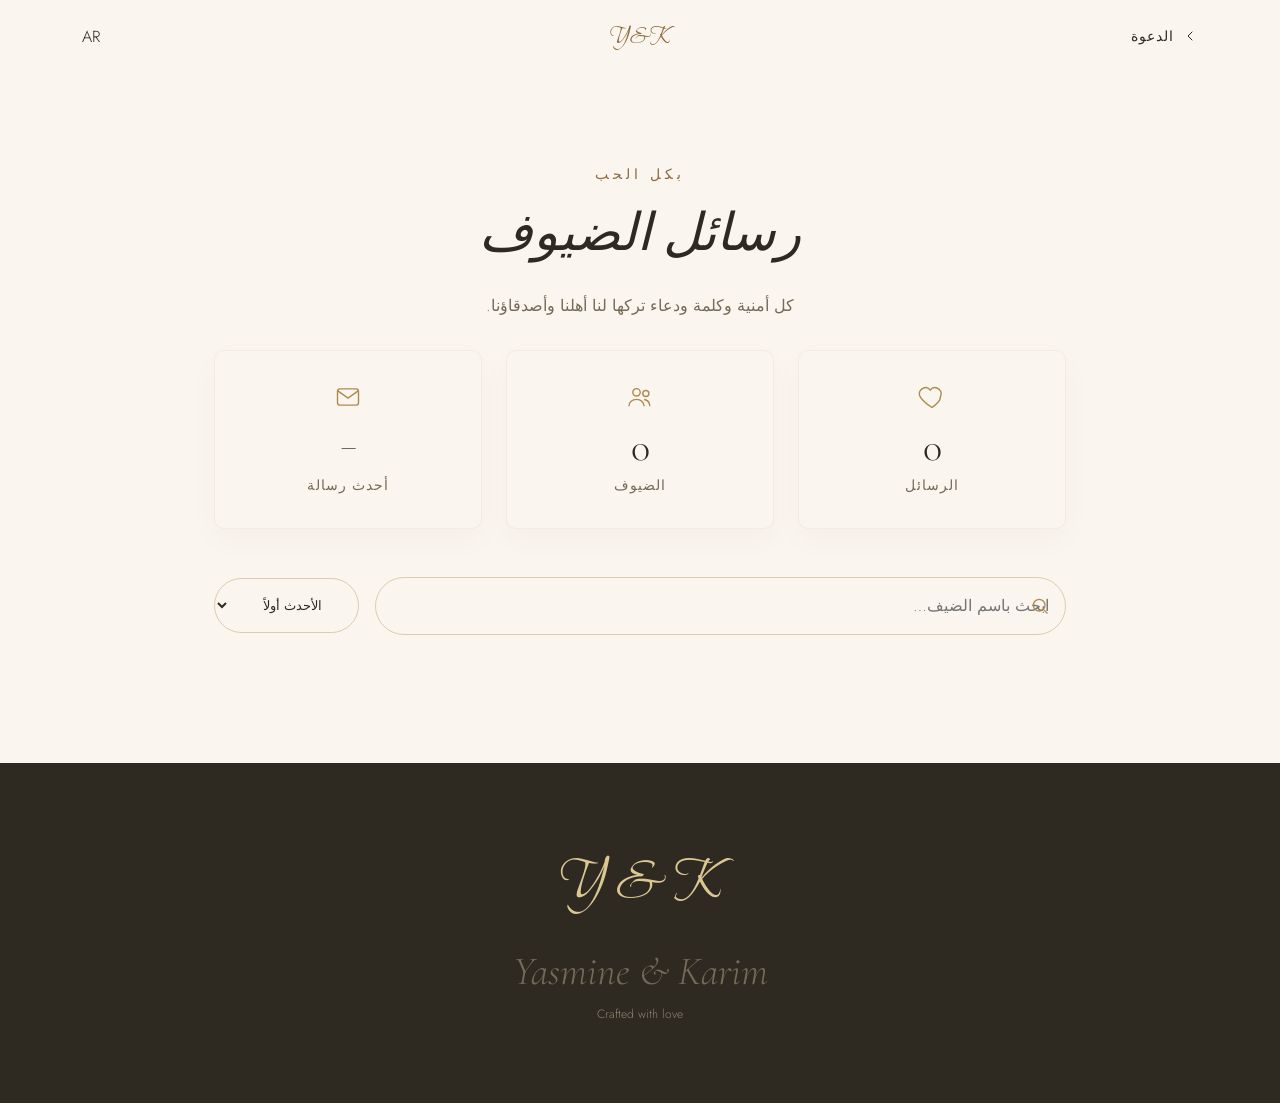
<file: message.html>
<!DOCTYPE html>
<html lang="ar" dir="rtl">
<head>
<meta charset="UTF-8">
<meta name="viewport" content="width=device-width, initial-scale=1.0, viewport-fit=cover">
<title>رسائل الضيوف — ياسمين وكريم</title>
<meta name="description" content="Sweet notes and well-wishes from family and friends.">
<meta name="theme-color" content="#AD8A4E">
<link rel="icon" type="image/svg+xml" href="data:image/svg+xml,<svg xmlns='http://www.w3.org/2000/svg' viewBox='0 0 32 32'><text y='26' font-size='26'>💍</text></svg>">
<link rel="preconnect" href="https://fonts.googleapis.com">
<link rel="preconnect" href="https://fonts.gstatic.com" crossorigin>
<link href="https://fonts.googleapis.com/css2?family=Italiana&family=Cormorant+Garamond:ital,wght@0,400;0,500;0,600;0,700;1,500&family=Beau+Rivage&family=Jost:wght@300;400;500;600&family=Noto+Naskh+Arabic:wght@400;500;600;700&display=swap" rel="stylesheet">
<link rel="stylesheet" href="style.css">
</head>
<body>

<header class="site-nav" id="site-nav">
  <div class="nav-inner" style="justify-content:center;position:relative;">
    <a href="index.html" class="nav-monogram" aria-label="Back to home" style="color:var(--accent-deep);">Y&amp;K</a>
    <a href="index.html" id="back-link" style="position:absolute;inset-inline-start:2rem;display:flex;align-items:center;gap:0.5rem;text-decoration:none;color:var(--text-main);font-size:0.85rem;letter-spacing:1px;text-transform:uppercase;">
      <svg viewBox="0 0 24 24" width="16" height="16" aria-hidden="true"><path d="M15 6l-6 6 6 6" fill="none" stroke="currentColor" stroke-width="1.5" stroke-linecap="round" stroke-linejoin="round"/></svg>
      <span data-i18n="msg-back">الدعوة</span>
    </a>
    <button id="lang-toggle" class="lang-toggle" aria-label="Switch Language" style="position:absolute;inset-inline-end:2rem;">AR</button>
  </div>
</header>

<main id="main" style="padding-top:100px;">

  <!-- Banner -->
  <section class="container" style="text-align:center;padding:4rem 1rem 2rem;">
    <p class="eyebrow" data-i18n="msg-eyebrow">بكل الحب</p>
    <h1 class="section-title" data-i18n="msg-title">رسائل الضيوف</h1>
    <p data-i18n="msg-desc">كل أمنية وكلمة ودعاء تركها لنا أهلنا وأصدقاؤنا.</p>
  </section>

  <!-- Stats Grid -->
  <section class="container" style="max-width:900px;display:grid;grid-template-columns:repeat(auto-fit,minmax(250px,1fr));gap:1.5rem;margin-bottom:3rem;">

    <div class="stat-card" style="background:var(--bg-ivory,#FAF6EF);padding:2rem;border-radius:var(--radius-md,12px);text-align:center;box-shadow:0 10px 30px rgba(0,0,0,0.03);border:1px solid rgba(173,138,78,0.1);">
      <svg viewBox="0 0 24 24" width="28" height="28" style="color:var(--accent);margin:0 auto 1rem;display:block;" fill="none" stroke="currentColor" stroke-width="1.2"><path d="M12 21s-7.5-4.7-10.2-9.3C.3 8.8 1.6 5 5.3 4.1c2-.5 4 .3 5.2 2 1.2-1.7 3.2-2.5 5.2-2 3.7.9 5 4.7 3.5 7.6C19.5 16.3 12 21 12 21z"/></svg>
      <div id="stat-total-messages" style="font-size:2.5rem;font-family:var(--font-heading);color:var(--text-main);line-height:1;">0</div>
      <div style="font-size:0.85rem;letter-spacing:1px;text-transform:uppercase;color:var(--text-soft);margin-top:0.5rem;" data-i18n="msg-stat-messages">الرسائل</div>
    </div>

    <div class="stat-card" style="background:var(--bg-ivory,#FAF6EF);padding:2rem;border-radius:var(--radius-md,12px);text-align:center;box-shadow:0 10px 30px rgba(0,0,0,0.03);border:1px solid rgba(173,138,78,0.1);">
      <svg viewBox="0 0 24 24" width="28" height="28" style="color:var(--accent);margin:0 auto 1rem;display:block;" fill="none" stroke="currentColor" stroke-width="1.2"><circle cx="9" cy="8" r="3.2"/><path d="M2.5 20c0-3.6 2.9-6 6.5-6s6.5 2.4 6.5 6"/><circle cx="17" cy="9" r="2.6"/><path d="M15.5 14.2c2.8.4 4.9 2.4 4.9 5.8"/></svg>
      <div id="stat-total-guests" style="font-size:2.5rem;font-family:var(--font-heading);color:var(--text-main);line-height:1;">0</div>
      <div style="font-size:0.85rem;letter-spacing:1px;text-transform:uppercase;color:var(--text-soft);margin-top:0.5rem;" data-i18n="msg-stat-guests">الضيوف</div>
    </div>

    <div class="stat-card" style="background:var(--bg-ivory,#FAF6EF);padding:2rem;border-radius:var(--radius-md,12px);text-align:center;box-shadow:0 10px 30px rgba(0,0,0,0.03);border:1px solid rgba(173,138,78,0.1);">
      <svg viewBox="0 0 24 24" width="28" height="28" style="color:var(--accent);margin:0 auto 1rem;display:block;" fill="none" stroke="currentColor" stroke-width="1.2"><rect x="3" y="5" width="18" height="14" rx="2"/><path d="M3 6.5l9 6.5 9-6.5"/></svg>
      <div id="stat-latest-message" style="font-size:1.15rem;font-family:var(--font-heading);color:var(--text-main);line-height:1.4;min-height:2.5rem;display:flex;align-items:center;justify-content:center;">—</div>
      <div style="font-size:0.85rem;letter-spacing:1px;text-transform:uppercase;color:var(--text-soft);margin-top:0.5rem;" data-i18n="msg-stat-latest">أحدث رسالة</div>
    </div>

  </section>

  <!-- Search & Sort -->
  <section class="container" style="max-width:900px;display:flex;flex-wrap:wrap;gap:1rem;align-items:center;margin-bottom:3rem;">
    <div style="flex:1;position:relative;min-width:250px;">
      <svg viewBox="0 0 24 24" width="20" height="20" id="search-icon" style="position:absolute;inset-inline-start:1rem;top:50%;transform:translateY(-50%);color:var(--accent);" fill="none" stroke="currentColor" stroke-width="1.5"><circle cx="11" cy="11" r="7"/><path d="M21 21l-4.3-4.3"/></svg>
      <input
        type="text"
        id="msg-search"
        data-i18n-placeholder="msg-search-placeholder"
        placeholder="ابحث باسم الضيف…"
        style="width:100%;padding:1rem 1rem 1rem 3rem;border-radius:50px;border:1px solid rgba(173,138,78,0.4);background:transparent;font-family:var(--font-body);color:var(--text-main);outline:none;"
      >
    </div>
    <select id="msg-sort" style="padding:1rem 2rem;border-radius:50px;border:1px solid rgba(173,138,78,0.4);background:transparent;font-family:var(--font-body);color:var(--text-main);outline:none;cursor:pointer;">
      <option value="newest" data-i18n="msg-sort-newest">الأحدث أولاً</option>
      <option value="oldest" data-i18n="msg-sort-oldest">الأقدم أولاً</option>
    </select>
  </section>

  <!-- Messages Grid -->
  <section class="container" style="max-width:1100px;padding-bottom:5rem;">
    <div id="messages-grid" style="display:grid;grid-template-columns:repeat(auto-fill,minmax(300px,1fr));gap:2rem;"></div>
  </section>

</main>

<!-- FOOTER -->
<footer class="site-footer">
  <div class="container footer-inner">
    <div class="footer-monogram">Y &amp; K</div>
    <p class="footer-names">Yasmine &amp; Karim</p>
    <p class="footer-credit"><span data-i18n="footer-credit">Crafted with love</span></p>
  </div>
</footer>

<button class="back-to-top" id="back-to-top" aria-label="Back to top">
  <svg viewBox="0 0 24 24" aria-hidden="true"><path d="M12 19V5M5 12l7-7 7 7" fill="none" stroke="currentColor" stroke-width="1.5" stroke-linecap="round" stroke-linejoin="round"/></svg>
</button>

<script src="script.js"></script>
</body>
</html>
</file>
<file: style.css>
/* =========================================================================
   DESIGN TOKENS
   This is the single source of visual truth for the site. The --accent
   tokens are overridden at runtime from config.js (weddingData.colors),
   so re-theming the entire site is a two-value change, not a CSS rewrite.
   ========================================================================= */

:root {
  /* ---- Palette -------------------------------------------------------- */
  --color-ivory: #FAF6EF;
  --color-champagne: #EFE1C1;
  --color-beige: #E3D4B4;
  --color-charcoal: #2E2A22;
  --color-charcoal-soft: #746A57;
  --color-white: #FFFFFF;
  --color-blush: #B4786C;

  --color-gold: #AD8A4E;
  --color-gold-deep: #8A6A38;
  --color-gold-light: #DCC793;

  /* Configurable accent — reassigned by JS from weddingData.colors */
  --accent: var(--color-gold);
  --accent-deep: var(--color-gold-deep);
  --accent-light: var(--color-gold-light);

  --bg-base: var(--color-ivory);
  --bg-alt: var(--color-champagne);
  --text-main: var(--color-charcoal);
  --text-soft: var(--color-charcoal-soft);

  /* ---- Typography ------------------------------------------------------
     eyebrow  = Italiana, wide-tracked small caps labels
     heading  = Cormorant Garamond, editorial serif for titles
     script   = Beau Rivage, calligraphy for names & signature marks
     body     = Jost, geometric sans for UI + reading text
  ------------------------------------------------------------------------- */
  --font-eyebrow: 'Italiana', 'Cormorant Garamond', serif;
  --font-heading: 'Cormorant Garamond', 'Georgia', serif;
  --font-script: 'Beau Rivage', 'Brush Script MT', cursive;
  --font-body: 'Jost', -apple-system, BlinkMacSystemFont, 'Segoe UI', sans-serif;

  --fs-xs: 0.75rem;
  --fs-sm: 0.875rem;
  --fs-base: 1rem;
  --fs-md: 1.125rem;
  --fs-lg: 1.375rem;
  --fs-xl: clamp(1.75rem, 1.4rem + 1.5vw, 2.5rem);
  --fs-2xl: clamp(2.25rem, 1.7rem + 2.4vw, 3.25rem);
  --fs-hero-name: clamp(2.8rem, 2rem + 4.5vw, 6rem);
  --fs-hero-amp: clamp(2.6rem, 1.9rem + 4vw, 5.5rem);

  --ls-eyebrow: 0.28em;
  --lh-tight: 1.1;
  --lh-normal: 1.5;
  --lh-loose: 1.8;

  /* ---- Spacing (mobile-first scale) ------------------------------------ */
  --space-3xs: 0.25rem;
  --space-2xs: 0.5rem;
  --space-xs: 0.75rem;
  --space-sm: 1.25rem;
  --space-md: 2rem;
  --space-lg: 3.5rem;
  --space-xl: 5rem;
  --space-2xl: 7rem;

  --section-pad-y: clamp(4rem, 3rem + 4vw, 8rem);
  --container-width: 1180px;
  --container-pad: 1.5rem;

  /* ---- Radii & shadow --------------------------------------------------- */
  --radius-sm: 3px;
  --radius-md: 10px;
  --radius-lg: 28px;
  --radius-pill: 999px;

  --shadow-soft: 0 10px 40px -10px rgba(46, 42, 34, 0.18);
  --shadow-elevated: 0 25px 70px -15px rgba(46, 42, 34, 0.28);
  --shadow-inset-hairline: inset 0 0 0 1px rgba(173, 138, 78, 0.35);

  /* ---- Motion ------------------------------------------------------------
     One shared luxury ease curve keeps every transition feeling like the
     same hand drew it — slow settle, no bounce.
  ------------------------------------------------------------------------- */
  --ease-luxury: cubic-bezier(0.65, 0, 0.35, 1);
  --ease-out-soft: cubic-bezier(0.16, 1, 0.3, 1);

  --dur-fast: 0.3s;
  --dur-medium: 0.6s;
  --dur-slow: 1.1s;

  --z-nav: 100;
  --z-drawer: 110;
  --z-player: 90;
  --z-lightbox: 200;
  --z-preloader: 300;
}

/* Respect reduced motion at the token level: collapse durations so any
   animation that references these variables becomes near-instant instead
   of needing to be special-cased everywhere it's used. */
@media (prefers-reduced-motion: reduce) {
  :root {
    --dur-fast: 0.01s;
    --dur-medium: 0.01s;
    --dur-slow: 0.01s;
  }
}

/* =========================================================================
   RESET
   ========================================================================= */
*, *::before, *::after { box-sizing: border-box; }
* { margin: 0; padding: 0; }

html {
  -webkit-text-size-adjust: 100%;
  scroll-behavior: smooth;
  scroll-padding-top: 88px;
}

body {
  font-family: var(--font-body);
  font-weight: 300;
  font-size: var(--fs-base);
  line-height: var(--lh-normal);
  color: var(--text-main);
  background: var(--bg-base);
  -webkit-font-smoothing: antialiased;
  -moz-osx-font-smoothing: grayscale;
  overflow-x: hidden;
}

img, svg { display: block; max-width: 100%; }
button { font: inherit; color: inherit; background: none; border: none; cursor: pointer; }
a { color: inherit; text-decoration: none; }
input, textarea { font: inherit; color: inherit; background: none; }
ul, ol { list-style: none; }

/* Preloader engaged: freeze the page beneath it */
body.is-loading { overflow: hidden; height: 100vh; }

::selection { background: var(--accent); color: var(--color-white); }

:focus-visible {
  outline: 2px solid var(--accent);
  outline-offset: 3px;
  border-radius: 2px;
}

/* =========================================================================
   TYPOGRAPHY
   ========================================================================= */
h1, h2, h3, h4 {
  font-family: var(--font-heading);
  font-weight: 500;
  line-height: var(--lh-tight);
  color: var(--text-main);
}

.eyebrow {
  display: block;
  font-family: var(--font-eyebrow);
  font-size: var(--fs-sm);
  letter-spacing: var(--ls-eyebrow);
  text-transform: uppercase;
  color: var(--accent-deep);
  margin-bottom: var(--space-sm);
}

.section-title {
  font-size: var(--fs-2xl);
  font-style: italic;
  font-weight: 500;
  margin-bottom: var(--space-md);
}

p { color: var(--text-soft); }

/* =========================================================================
   LAYOUT UTILITIES
   ========================================================================= */
.container {
  width: 100%;
  max-width: var(--container-width);
  margin-inline: auto;
  padding-inline: var(--container-pad);
}

.skip-link {
  position: absolute;
  top: -100px;
  left: var(--space-sm);
  z-index: 1000;
  background: var(--color-charcoal);
  color: var(--color-white);
  padding: var(--space-xs) var(--space-sm);
  border-radius: var(--radius-sm);
  transition: top var(--dur-fast) var(--ease-luxury);
}
.skip-link:focus { top: var(--space-sm); }

.sr-only {
  position: absolute;
  width: 1px; height: 1px;
  overflow: hidden;
  clip: rect(0 0 0 0);
  white-space: nowrap;
}
.sr-live { position: fixed; width: 1px; height: 1px; overflow: hidden; clip: rect(0 0 0 0); }

/* =========================================================================
   BUTTONS
   ========================================================================= */
.btn {
  position: relative;
  display: inline-flex;
  align-items: center;
  justify-content: center;
  gap: var(--space-2xs);
  padding: 1.05em 2.4em;
  font-family: var(--font-body);
  font-size: var(--fs-sm);
  font-weight: 500;
  letter-spacing: 0.12em;
  text-transform: uppercase;
  border-radius: var(--radius-pill);
  cursor: pointer;
  overflow: hidden;
  isolation: isolate;
  transition: transform var(--dur-fast) var(--ease-luxury), box-shadow var(--dur-fast) var(--ease-luxury);
}
.btn:active { transform: scale(0.97); }

.btn-primary {
  background: var(--accent);
  color: var(--color-white);
  box-shadow: var(--shadow-soft);
}
.btn-primary::before {
  content: '';
  position: absolute;
  inset: 0;
  z-index: -1;
  background: linear-gradient(100deg, transparent 30%, rgba(255,255,255,0.35) 50%, transparent 70%);
  transform: translateX(-120%);
  transition: transform var(--dur-medium) var(--ease-luxury);
}
.btn-primary:hover { box-shadow: var(--shadow-elevated); transform: translateY(-2px); }
.btn-primary:hover::before { transform: translateX(120%); }

.btn-outline {
  background: transparent;
  color: var(--text-main);
  box-shadow: inset 0 0 0 1px var(--accent);
}
.btn-outline:hover {
  background: var(--accent);
  color: var(--color-white);
  transform: translateY(-2px);
}

.divider-sprig {
  height: 64px;
  margin-inline: auto;
  max-width: 220px;
  background: var(--sprig-svg, none) center / contain no-repeat;
  opacity: 0.85;
}

/* =========================================================================
   SCROLL REVEAL SYSTEM
   Elements carry data-reveal="fade-up|fade-left|fade-right|scale-in".
   scrollEffects.js toggles .is-visible via IntersectionObserver; the
   transition itself lives entirely here so JS never touches animation code.
   ========================================================================= */
[data-reveal] {
  transition: opacity var(--dur-medium) var(--ease-out-soft),
              transform var(--dur-medium) var(--ease-out-soft);
  transition-delay: var(--reveal-delay, 0ms);
}

[data-reveal="fade-up"]    { opacity: 0; transform: translateY(36px); }
[data-reveal="fade-left"]  { opacity: 0; transform: translateX(-48px); }
[data-reveal="fade-right"] { opacity: 0; transform: translateX(48px); }
[data-reveal="scale-in"]   { opacity: 0; transform: scale(0.85); }
[data-reveal="fade-in"]    { opacity: 0; }

[data-reveal].is-visible {
  opacity: 1;
  transform: translate(0, 0) scale(1);
}

@media (prefers-reduced-motion: reduce) {
  [data-reveal] { opacity: 1 !important; transform: none !important; transition: none !important; }
}

/* =========================================================================
   KEYFRAMES
   ========================================================================= */
@keyframes draw-ring {
  to { stroke-dashoffset: 0; }
}

@keyframes fade-scale-in {
  from { opacity: 0; transform: scale(0.8); }
  to   { opacity: 1; transform: scale(1); }
}

@keyframes gentle-pulse {
  0%, 100% { opacity: 1; }
  50% { opacity: 0.55; }
}

@keyframes float-up {
  0%   { transform: translateY(0) translateX(0); opacity: 0; }
  10%  { opacity: var(--particle-opacity, 0.6); }
  90%  { opacity: var(--particle-opacity, 0.6); }
  100% { transform: translateY(-110vh) translateX(var(--drift, 20px)); opacity: 0; }
}

@keyframes letter-in {
  from { opacity: 0; transform: translateY(0.4em); }
  to   { opacity: 1; transform: translateY(0); }
}

@keyframes soft-glow {
  0%, 100% { opacity: 0.35; transform: scale(1); }
  50%      { opacity: 0.6;  transform: scale(1.08); }
}

@keyframes spin-slow {
  to { transform: rotate(360deg); }
}

@keyframes bounce-down {
  0%, 100% { transform: translateY(0); opacity: 0.5; }
  50%      { transform: translateY(10px); opacity: 1; }
}

@keyframes number-flip {
  0%   { transform: rotateX(0deg); opacity: 1; }
  45%  { transform: rotateX(90deg); opacity: 0.3; }
  55%  { transform: rotateX(-90deg); opacity: 0.3; }
  100% { transform: rotateX(0deg); opacity: 1; }
}

@keyframes dot-blink {
  0%, 80%, 100% { opacity: 0.25; }
  40%            { opacity: 1; }
}

@keyframes shimmer-sweep {
  0%   { background-position: -200% 0; }
  100% { background-position: 200% 0; }
}

/* =========================================================================
   REUSABLE MOTION UTILITY CLASSES
   ========================================================================= */
.will-animate { animation-fill-mode: both; }

.glow-orb {
  position: absolute;
  border-radius: 50%;
  background: radial-gradient(circle, var(--accent-light) 0%, transparent 70%);
  filter: blur(20px);
  animation: soft-glow 6s var(--ease-luxury) infinite;
  pointer-events: none;
}

.glass {
  background: rgba(255, 255, 255, 0.5);
  backdrop-filter: blur(16px) saturate(140%);
  -webkit-backdrop-filter: blur(16px) saturate(140%);
  border: 1px solid rgba(255, 255, 255, 0.6);
}

@media (prefers-reduced-motion: reduce) {
  *, *::before, *::after {
    animation-duration: 0.01ms !important;
    animation-iteration-count: 1 !important;
    transition-duration: 0.01ms !important;
    scroll-behavior: auto !important;
  }
}

/* =========================================================================
   PRELOADER — the signature seal: two rings draw themselves, then the
   couple's initials settle into the center before the curtain lifts.
   ========================================================================= */
#preloader {
  position: fixed;
  inset: 0;
  z-index: var(--z-preloader);
  display: flex;
  align-items: center;
  justify-content: center;
  background: var(--bg-base);
  transition: opacity var(--dur-slow) var(--ease-luxury), visibility var(--dur-slow) var(--ease-luxury);
}
#preloader.is-hidden { opacity: 0; visibility: hidden; pointer-events: none; }

.preloader-inner { text-align: center; }

.preloader-seal { width: 132px; height: 132px; margin-inline: auto; overflow: visible; }

.seal-ring {
  fill: none;
  stroke: var(--accent);
  stroke-width: 1.25;
}
.seal-ring-outer { stroke-dasharray: 566; stroke-dashoffset: 566; }
.seal-ring-inner { stroke-dasharray: 490; stroke-dashoffset: 490; }
#preloader.is-drawing .seal-ring-outer { animation: draw-ring 1.3s var(--ease-luxury) 0.1s forwards; }
#preloader.is-drawing .seal-ring-inner { animation: draw-ring 1.3s var(--ease-luxury) 0.35s forwards; }

.seal-initials {
  font-family: var(--font-script);
  font-size: 46px;
  fill: var(--accent-deep);
  opacity: 0;
  transform-origin: 100px 100px;
}
#preloader.is-drawing .seal-initials { animation: fade-scale-in 0.9s var(--ease-out-soft) 1.2s forwards; }

.preloader-bar {
  width: 160px;
  height: 1px;
  background: var(--color-beige);
  margin: var(--space-md) auto 0;
  position: relative;
}
.preloader-bar-fill {
  position: absolute; inset: 0 auto 0 0;
  width: 0%;
  background: var(--accent);
  transition: width 0.25s linear;
}

.preloader-text {
  margin-top: var(--space-sm);
  font-family: var(--font-eyebrow);
  font-size: var(--fs-xs);
  letter-spacing: var(--ls-eyebrow);
  text-transform: uppercase;
  color: var(--text-soft);
}
.preloader-dots span { display: inline-block; animation: dot-blink 1.4s infinite; }
.preloader-dots span:nth-child(2) { animation-delay: 0.2s; }
.preloader-dots span:nth-child(3) { animation-delay: 0.4s; }

/* =========================================================================
   NAVIGATION
   ========================================================================= */
.site-nav {
  position: fixed;
  top: 0; left: 0; right: 0;
  z-index: var(--z-nav);
  transition: background var(--dur-fast) var(--ease-luxury), box-shadow var(--dur-fast) var(--ease-luxury), padding var(--dur-fast) var(--ease-luxury);
  padding-block: var(--space-sm);
}
.site-nav.is-scrolled {
  background: rgba(250, 246, 239, 0.88);
  backdrop-filter: blur(14px);
  -webkit-backdrop-filter: blur(14px);
  box-shadow: 0 1px 0 rgba(173, 138, 78, 0.18);
  padding-block: var(--space-xs);
}

.nav-inner {
  max-width: var(--container-width);
  margin-inline: auto;
  padding-inline: var(--container-pad);
  display: flex;
  align-items: center;
  justify-content: space-between;
}

.nav-monogram {
  font-family: var(--font-script);
  font-size: var(--fs-lg);
  color: var(--nav-ink, var(--color-white));
  transition: color var(--dur-fast) var(--ease-luxury);
}
.site-nav.is-scrolled .nav-monogram { color: var(--accent-deep); }

.nav-links { display: none; align-items: center; gap: var(--space-md); }
.nav-links a {
  font-size: var(--fs-sm);
  letter-spacing: 0.08em;
  text-transform: uppercase;
  color: var(--nav-ink, var(--color-white));
  position: relative;
  padding-bottom: 3px;
  transition: color var(--dur-fast) var(--ease-luxury);
}
.nav-links a::after {
  content: '';
  position: absolute; left: 0; right: 100%; bottom: 0;
  height: 1px;
  background: var(--accent);
  transition: right var(--dur-fast) var(--ease-luxury);
}
.nav-links a:hover::after,
.nav-links a.is-active::after { right: 0; }
.site-nav.is-scrolled .nav-links a { color: var(--text-main); }

.nav-toggle {
  display: flex;
  flex-direction: column;
  gap: 5px;
  width: 26px;
  z-index: 2;
}
.nav-toggle span {
  height: 1px;
  background: var(--nav-ink, var(--color-white));
  transition: transform var(--dur-fast) var(--ease-luxury), opacity var(--dur-fast) var(--ease-luxury), background var(--dur-fast) var(--ease-luxury);
}
.site-nav.is-scrolled .nav-toggle span { background: var(--text-main); }
.nav-toggle[aria-expanded="true"] span:nth-child(1) { transform: translateY(6px) rotate(45deg); }
.nav-toggle[aria-expanded="true"] span:nth-child(2) { opacity: 0; }
.nav-toggle[aria-expanded="true"] span:nth-child(3) { transform: translateY(-6px) rotate(-45deg); }
.nav-toggle[aria-expanded="true"] span { background: var(--color-white) !important; }

.nav-scrim {
  position: fixed; inset: 0;
  background: rgba(46, 42, 34, 0.4);
  z-index: var(--z-drawer);
  opacity: 0; visibility: hidden;
  transition: opacity var(--dur-fast) var(--ease-luxury), visibility var(--dur-fast) var(--ease-luxury);
}
.nav-scrim.is-open { opacity: 1; visibility: visible; }

.nav-drawer {
  position: fixed;
  top: 0; right: 0; bottom: 0;
  width: min(340px, 82vw);
  z-index: calc(var(--z-drawer) + 1);
  background: var(--color-charcoal);
  display: flex;
  align-items: center;
  transform: translateX(100%);
  transition: transform var(--dur-medium) var(--ease-luxury);
}
.nav-drawer.is-open { transform: translateX(0); }
.drawer-links { display: flex; flex-direction: column; gap: var(--space-md); padding-inline: var(--space-lg); }
.drawer-links a {
  font-family: var(--font-heading);
  font-style: italic;
  font-size: var(--fs-xl);
  color: var(--color-champagne);
}
.drawer-links a:hover { color: var(--accent-light); }

/* =========================================================================
   HERO
   ========================================================================= */
.hero {
  position: relative;
  min-height: 100svh;
  display: flex;
  align-items: center;
  justify-content: center;
  overflow: hidden;
  --nav-ink: var(--color-white);
}

.hero-bg {
  position: absolute; inset: -5%;
  background: var(--hero-bg-image, none) center / cover no-repeat, linear-gradient(160deg, #4a3d26 0%, #6d5730 40%, #3a2f1e 100%);
  will-change: transform;
}
.hero-overlay {
  position: absolute; inset: 0;
  background:
    radial-gradient(ellipse at 50% 30%, rgba(46,42,34,0.15) 0%, rgba(30,26,20,0.55) 75%),
    linear-gradient(180deg, rgba(30,26,20,0.35) 0%, rgba(20,17,13,0.65) 100%);
}

.hero-particles { position: absolute; inset: 0; overflow: hidden; }
.hero-particle {
  position: absolute;
  bottom: -20px;
  width: var(--size, 5px);
  height: var(--size, 5px);
  background: var(--color-gold-light);
  border-radius: 50%;
  opacity: 0;
  animation: float-up var(--dur, 14s) linear var(--delay, 0s) infinite;
  box-shadow: 0 0 6px 1px rgba(228, 206, 147, 0.6);
}

.hero-content {
  position: relative;
  z-index: 2;
  text-align: center;
  color: var(--color-white);
  padding-inline: var(--container-pad);
  max-width: 900px;
}
.hero-content .eyebrow { color: var(--accent-light); }

.hero-names {
  display: flex;
  flex-wrap: wrap;
  align-items: center;
  justify-content: center;
  gap: 0 0.5rem;
  margin-bottom: var(--space-sm);
}
.hero-name {
  font-family: var(--font-heading);
  font-style: italic;
  font-weight: 500;
  font-size: var(--fs-hero-name);
  line-height: 1;
  background: linear-gradient(135deg, #DCC793 0%, #D4AF37 35%, #FAF0C0 58%, #C8971E 78%, #DCC793 100%);
  -webkit-background-clip: text;
  -webkit-text-fill-color: transparent;
  background-clip: text;
}
.hero-amp {
  font-family: var(--font-script);
  font-size: var(--fs-hero-amp);
  color: var(--accent-light);
  -webkit-text-fill-color: var(--accent-light);
  line-height: 1;
  padding-inline: 0.15em;
}

.hero-date {
  font-family: var(--font-body);
  font-size: var(--fs-md);
  letter-spacing: 0.35em;
  text-transform: uppercase;
  margin-bottom: var(--space-sm);
  display: flex;
  align-items: center;
  justify-content: center;
  gap: var(--space-xs);
}
.hero-date::before, .hero-date::after {
  content: '';
  width: 32px;
  height: 1px;
  background: var(--accent-light);
}

.hero-subtitle {
  font-size: var(--fs-md);
  font-weight: 300;
  color: rgba(255,255,255,0.85);
  max-width: 46ch;
  margin-inline: auto;
  margin-bottom: var(--space-lg);
}

.scroll-indicator {
  position: absolute;
  bottom: var(--space-md);
  left: 50%;
  transform: translateX(-50%);
  color: var(--color-white);
  display: flex;
  flex-direction: column;
  align-items: center;
  gap: 6px;
  z-index: 2;
}
.scroll-indicator-line { width: 1px; height: 34px; background: linear-gradient(to bottom, transparent, var(--color-white)); }
.scroll-indicator svg { width: 16px; height: 16px; animation: bounce-down 2s var(--ease-luxury) infinite; }

/* =========================================================================
   COUNTDOWN
   ========================================================================= */
.countdown-section { padding-block: var(--space-xl); background: var(--bg-alt); text-align: center; }

.countdown {
  display: flex;
  align-items: center;
  justify-content: center;
  gap: var(--space-xs);
  flex-wrap: wrap;
}
.countdown-item {
  display: flex;
  flex-direction: column;
  align-items: center;
  gap: var(--space-3xs);
  min-width: 72px;
}
.countdown-num {
  font-family: var(--font-heading);
  font-size: clamp(2.2rem, 1.8rem + 1.8vw, 3.4rem);
  font-weight: 600;
  color: var(--accent-deep);
  line-height: 1;
  display: inline-block;
  transform-style: preserve-3d;
}
.countdown-num.is-flipping { animation: number-flip 0.5s var(--ease-luxury); }
.countdown-label {
  font-size: var(--fs-xs);
  letter-spacing: 0.15em;
  text-transform: uppercase;
  color: var(--text-soft);
}
.countdown-divider { font-size: var(--fs-2xl); color: var(--accent-light); margin-top: -1rem; }
.countdown-arrived { margin-top: var(--space-md); font-family: var(--font-heading); font-style: italic; font-size: var(--fs-xl); color: var(--accent-deep); }

/* =========================================================================
   STORY TIMELINE
   ========================================================================= */
.story-section, .guidelines-section, .rsvp-section { padding-block: var(--section-pad-y); }
.location-section, .gallery-section { padding-block: var(--section-pad-y); background: var(--bg-alt); }
.story-section, .guidelines-section { text-align: center; }
.story-section .container, .guidelines-section .container { max-width: 900px; }

.timeline { position: relative; margin-top: var(--space-xl); text-align: left; }
.timeline::before {
  content: '';
  position: absolute;
  left: 24px; top: 0; bottom: 0;
  width: 1px;
  background: linear-gradient(to bottom, transparent, var(--accent) 8%, var(--accent) 92%, transparent);
}

.timeline-item {
  position: relative;
  padding-left: 64px;
  padding-bottom: var(--space-xl);
}
.timeline-item:last-child { padding-bottom: 0; }

.timeline-dot {
  position: absolute;
  left: 0; top: 2px;
  width: 49px; height: 49px;
  border-radius: 50%;
  background: var(--bg-base);
  box-shadow: 0 0 0 1px var(--accent);
  display: flex; align-items: center; justify-content: center;
  color: var(--accent-deep);
}
.timeline-dot svg { width: 20px; height: 20px; }

.timeline-date {
  font-family: var(--font-eyebrow);
  font-size: var(--fs-xs);
  letter-spacing: var(--ls-eyebrow);
  text-transform: uppercase;
  color: var(--accent-deep);
  margin-bottom: var(--space-3xs);
  display: block;
}
.timeline-title {
  font-size: var(--fs-xl);
  font-style: italic;
  margin-bottom: var(--space-2xs);
}
.timeline-desc { font-size: var(--fs-md); max-width: 52ch; }
.timeline-image {
  margin-top: var(--space-sm);
  border-radius: var(--radius-md);
  overflow: hidden;
  box-shadow: var(--shadow-soft);
  max-width: 340px;
}
.timeline-image img { transition: transform var(--dur-medium) var(--ease-luxury); }
.timeline-image:hover img { transform: scale(1.05); }

/* =========================================================================
   LOCATION
   ========================================================================= */
.location-grid {
  display: grid;
  gap: var(--space-lg);
  align-items: center;
}
.location-info .eyebrow { color: var(--accent-deep); }
.location-address { font-size: var(--fs-md); margin-bottom: var(--space-2xs); }
.location-datetime { font-size: var(--fs-sm); letter-spacing: 0.05em; margin-bottom: var(--space-md); color: var(--text-soft); }
.location-map {
  position: relative;
  border-radius: var(--radius-lg);
  overflow: hidden;
  box-shadow: var(--shadow-elevated);
  aspect-ratio: 4 / 3;
  outline: 6px solid var(--color-white);
}
.location-map iframe { width: 100%; height: 100%; border: 0; }

/* =========================================================================
   GUIDELINES
   ========================================================================= */
.guidelines-grid {
  display: grid;
  gap: var(--space-sm);
  margin-top: var(--space-xl);
  text-align: center;
}
.guideline-card {
  padding: var(--space-lg) var(--space-md);
  border-radius: var(--radius-lg);
  background: rgba(255,255,255,0.55);
  backdrop-filter: blur(10px);
  -webkit-backdrop-filter: blur(10px);
  box-shadow: var(--shadow-inset-hairline);
  transition: transform var(--dur-fast) var(--ease-luxury), box-shadow var(--dur-fast) var(--ease-luxury);
}
.guideline-card:hover { transform: translateY(-6px); box-shadow: var(--shadow-soft), var(--shadow-inset-hairline); }
.guideline-icon {
  width: 46px; height: 46px;
  margin-inline: auto var(--space-sm);
  color: var(--accent);
}
.guideline-card h3 { font-size: var(--fs-lg); font-style: italic; margin-bottom: var(--space-2xs); }
.guideline-card p { font-size: var(--fs-sm); }

/* =========================================================================
   GALLERY
   ========================================================================= */
.gallery-grid {
  margin-top: var(--space-xl);
  column-count: 1;
  column-gap: var(--space-sm);
}
.gallery-item {
  break-inside: avoid;
  margin-bottom: var(--space-sm);
  position: relative;
  border-radius: var(--radius-md);
  overflow: hidden;
  cursor: pointer;
  box-shadow: var(--shadow-soft);
}
.gallery-item img {
  width: 100%;
  display: block;
  transition: transform var(--dur-medium) var(--ease-luxury), opacity var(--dur-medium) ease;
  opacity: 0;
}
.gallery-item img.is-loaded { opacity: 1; }
.gallery-item:hover img { transform: scale(1.08); }
.gallery-overlay {
  position: absolute; inset: 0;
  background: linear-gradient(0deg, rgba(46,42,34,0.65) 0%, transparent 55%);
  display: flex; align-items: flex-end;
  padding: var(--space-sm);
  opacity: 0;
  transition: opacity var(--dur-fast) var(--ease-luxury);
}
.gallery-item:hover .gallery-overlay { opacity: 1; }
.gallery-overlay span { color: var(--color-white); font-size: var(--fs-sm); letter-spacing: 0.04em; }

/* =========================================================================
   LIGHTBOX
   ========================================================================= */
.lightbox {
  position: fixed; inset: 0;
  z-index: var(--z-lightbox);
  background: rgba(20, 17, 13, 0.94);
  display: flex; align-items: center; justify-content: center;
  opacity: 0; visibility: hidden;
  transition: opacity var(--dur-fast) var(--ease-luxury), visibility var(--dur-fast) var(--ease-luxury);
}
.lightbox.is-open { opacity: 1; visibility: visible; }
.lightbox-stage { max-width: 90vw; max-height: 84vh; text-align: center; }
.lightbox-img {
  max-width: 90vw; max-height: 78vh;
  border-radius: var(--radius-sm);
  box-shadow: var(--shadow-elevated);
  transition: opacity 0.25s ease;
}
.lightbox-caption { color: var(--color-champagne); margin-top: var(--space-sm); font-size: var(--fs-sm); }
.lightbox-close, .lightbox-prev, .lightbox-next {
  position: absolute;
  color: var(--color-white);
  width: 44px; height: 44px;
  display: flex; align-items: center; justify-content: center;
  border-radius: 50%;
  transition: background var(--dur-fast) var(--ease-luxury), transform var(--dur-fast) var(--ease-luxury);
}
.lightbox-close:hover, .lightbox-prev:hover, .lightbox-next:hover { background: rgba(255,255,255,0.12); }
.lightbox-close { top: var(--space-sm); right: var(--space-sm); }
.lightbox-prev { left: var(--space-sm); top: 50%; transform: translateY(-50%); }
.lightbox-next { right: var(--space-sm); top: 50%; transform: translateY(-50%); }
.lightbox-prev:hover, .lightbox-next:hover { transform: translateY(-50%) scale(1.1); }
.lightbox-close svg, .lightbox-prev svg, .lightbox-next svg { width: 20px; height: 20px; }

/* =========================================================================
   RSVP FORM
   ========================================================================= */
.rsvp-container { max-width: 640px; text-align: center; }
.rsvp-deadline { font-size: var(--fs-sm); margin-bottom: var(--space-lg); letter-spacing: 0.03em; }

.rsvp-form { text-align: left; display: flex; flex-direction: column; gap: var(--space-md); }
.form-row { display: flex; flex-direction: column; gap: var(--space-3xs); position: relative; }
.form-row label {
  font-size: var(--fs-xs);
  letter-spacing: 0.1em;
  text-transform: uppercase;
  color: var(--text-soft);
}
.form-row .optional { text-transform: none; letter-spacing: 0; opacity: 0.7; }

.form-row input[type="text"],
.form-row input[type="tel"],
.form-row input[type="number"],
.form-row textarea {
  border: none;
  border-bottom: 1px solid var(--color-beige);
  padding-block: var(--space-xs);
  font-size: var(--fs-md);
  background: transparent;
  transition: border-color var(--dur-fast) var(--ease-luxury);
  resize: vertical;
}
.form-row input:focus, .form-row textarea:focus { border-color: var(--accent); outline: none; }
.form-row.has-error input, .form-row.has-error textarea { border-color: var(--color-blush); }

.form-error {
  font-size: var(--fs-xs);
  color: var(--color-blush);
  min-height: 1.2em;
}

.form-label-static {
  font-size: var(--fs-xs);
  letter-spacing: 0.1em;
  text-transform: uppercase;
  color: var(--text-soft);
  margin-bottom: var(--space-2xs);
}

.attendance-toggle { display: flex; gap: var(--space-xs); flex-wrap: wrap; }
.attend-btn {
  flex: 1 1 160px;
  padding: var(--space-sm);
  border-radius: var(--radius-md);
  box-shadow: inset 0 0 0 1px var(--color-beige);
  font-size: var(--fs-sm);
  letter-spacing: 0.03em;
  text-align: center;
  transition: all var(--dur-fast) var(--ease-luxury);
}
.attend-btn:hover { box-shadow: inset 0 0 0 1px var(--accent); }
.attend-btn.is-active[data-value="attending"] {
  background: var(--accent);
  color: var(--color-white);
  box-shadow: none;
}
.attend-btn.is-active[data-value="declining"] {
  background: var(--color-charcoal-soft);
  color: var(--color-white);
  box-shadow: none;
}

.rsvp-submit { margin-top: var(--space-sm); align-self: center; min-width: 220px; }
.btn-spinner {
  width: 15px; height: 15px;
  border-radius: 50%;
  border: 2px solid rgba(255,255,255,0.4);
  border-top-color: var(--color-white);
  display: none;
  animation: spin-slow 0.7s linear infinite;
}
.rsvp-submit.is-loading .btn-text { opacity: 0.6; }
.rsvp-submit.is-loading .btn-spinner { display: inline-block; }
.rsvp-submit:disabled { cursor: default; }

.rsvp-success { text-align: center; padding-block: var(--space-lg); }
.rsvp-success-icon { width: 40px; height: 40px; margin-inline: auto var(--space-sm); color: var(--accent); }
.rsvp-success h3 { font-size: var(--fs-2xl); font-style: italic; margin-bottom: var(--space-2xs); }

/* =========================================================================
   FOOTER
   ========================================================================= */
.site-footer { background: var(--color-charcoal); color: var(--color-champagne); text-align: center; padding-block: var(--space-xl); }
.footer-monogram { font-family: var(--font-script); font-size: var(--fs-2xl); color: var(--accent-light); margin-bottom: var(--space-sm); }
.footer-names { font-family: var(--font-heading); font-style: italic; font-size: var(--fs-xl); margin-bottom: var(--space-3xs); }
.footer-date { font-size: var(--fs-sm); letter-spacing: 0.2em; text-transform: uppercase; color: var(--color-beige); margin-bottom: var(--space-md); }
.footer-thanks { color: rgba(239, 225, 193, 0.75); max-width: 40ch; margin-inline: auto; margin-bottom: var(--space-md); }
.footer-social { display: flex; justify-content: center; gap: var(--space-sm); margin-bottom: var(--space-md); }
.footer-social a { width: 38px; height: 38px; border-radius: 50%; display: flex; align-items: center; justify-content: center; box-shadow: inset 0 0 0 1px rgba(239,225,193,0.35); transition: background var(--dur-fast) var(--ease-luxury); }
.footer-social a:hover { background: var(--accent); }
.footer-social svg { width: 16px; height: 16px; }
.footer-credit { font-size: var(--fs-xs); color: rgba(239, 225, 193, 0.5); }

/* =========================================================================
   MUSIC PLAYER
   ========================================================================= */
.music-player {
  position: fixed;
  bottom: var(--space-sm);
  left: var(--space-sm);
  z-index: var(--z-player);
  display: flex;
  align-items: center;
}
.music-toggle {
  width: 52px; height: 52px;
  border-radius: 50%;
  background: var(--color-charcoal);
  color: var(--accent-light);
  display: flex; align-items: center; justify-content: center;
  position: relative;
  box-shadow: var(--shadow-soft);
  flex-shrink: 0;
}
.music-toggle svg { width: 18px; height: 18px; }
.icon-pause { display: none; }
.music-player.is-playing .icon-play { display: none; }
.music-player.is-playing .icon-pause { display: block; }
.music-disc-ring {
  position: absolute; inset: -5px;
  border-radius: 50%;
  border: 1px dashed var(--accent);
  animation: spin-slow 8s linear infinite;
  opacity: 0;
}
.music-player.is-playing .music-disc-ring { opacity: 1; }
.music-player:not(.is-playing) .music-toggle { animation: gentle-pulse 2.4s ease-in-out infinite; }

.music-panel {
  display: flex;
  align-items: center;
  gap: var(--space-xs);
  max-width: 0;
  overflow: hidden;
  opacity: 0;
  transition: max-width var(--dur-medium) var(--ease-luxury), opacity var(--dur-fast) var(--ease-luxury), padding var(--dur-medium) var(--ease-luxury), margin var(--dur-medium) var(--ease-luxury);
  background: rgba(250, 246, 239, 0.9);
  backdrop-filter: blur(12px);
  -webkit-backdrop-filter: blur(12px);
  border-radius: var(--radius-pill);
  box-shadow: var(--shadow-soft);
}
.music-player.is-expanded .music-panel {
  max-width: 260px;
  opacity: 1;
  padding: var(--space-2xs) var(--space-sm);
  margin-left: var(--space-2xs);
}
.music-title { font-size: var(--fs-xs); white-space: nowrap; max-width: 70px; overflow: hidden; text-overflow: ellipsis; }
.music-progress, .music-volume { accent-color: var(--accent); width: 70px; height: 3px; cursor: pointer; }
.music-volume-row { display: flex; align-items: center; gap: 4px; }
.music-vol-icon { width: 14px; height: 14px; color: var(--accent-deep); flex-shrink: 0; }

/* =========================================================================
   BACK TO TOP
   ========================================================================= */
.back-to-top {
  position: fixed;
  bottom: var(--space-sm);
  right: var(--space-sm);
  z-index: var(--z-player);
  width: 46px; height: 46px;
  border-radius: 50%;
  background: rgba(250, 246, 239, 0.9);
  backdrop-filter: blur(10px);
  color: var(--accent-deep);
  box-shadow: var(--shadow-soft);
  display: flex; align-items: center; justify-content: center;
  opacity: 0;
  visibility: hidden;
  transform: translateY(10px);
  transition: all var(--dur-fast) var(--ease-luxury);
}
.back-to-top.is-visible { opacity: 1; visibility: visible; transform: translateY(0); }
.back-to-top:hover { background: var(--accent); color: var(--color-white); }
.back-to-top svg { width: 18px; height: 18px; }

/* ============ COUPLE SECTION ============ */
.couple-section { padding-block: var(--space-2xl) var(--space-xl); background-color: var(--bg-primary); }
.couple-container { display: flex; flex-direction: column; gap: var(--space-xl); align-items: center; text-align: center; }
@media (min-width: 768px) {
  .couple-container { flex-direction: row; text-align: left; align-items: center; justify-content: space-between; }
  .couple-image-wrapper { flex: 1; max-width: 45%; }
  .couple-content { flex: 1; padding-left: var(--space-xl); }
  .couple-content .eyebrow { margin-inline: 0; }
  .couple-content .section-title::after { margin-inline: 0; }
}
.couple-image-wrapper {
  position: relative;
  border-radius: 12px;
  overflow: hidden;
  box-shadow: var(--shadow-lg);
  aspect-ratio: 4 / 5;
  width: 100%;
}
.couple-image {
  width: 100%;
  height: 100%;
  object-fit: cover;
  transition: transform 1.5s var(--ease-luxury);
}
.couple-image-wrapper:hover .couple-image { transform: scale(1.05); }
.couple-content .eyebrow { margin-bottom: var(--space-xs); }
.couple-content .section-title { margin-bottom: var(--space-md); }
.couple-desc { font-style: italic; color: var(--text-secondary); max-width: 400px; line-height: 1.6; margin: 0 auto; }
@media (min-width: 768px) {
  .couple-desc { margin: 0; }
}


/* =========================================================================
   LUXURY RSVP REDESIGN
   Uses existing palette only: ivory, champagne, beige, gold, charcoal
   ========================================================================= */
.rsvp-section {
  background: linear-gradient(160deg, var(--color-ivory) 0%, var(--color-champagne) 55%, var(--color-ivory) 100%);
  position: relative;
}
.rsvp-section > .glow-orb:nth-child(1) { width: 500px; height: 500px; top: -100px; left: -120px; opacity: 0.18; }
.rsvp-section > .glow-orb:nth-child(2) { width: 400px; height: 400px; bottom: -80px; right: -100px; opacity: 0.14; }

/* Decorative crown rule above the form */
.rsvp-container::before {
  content: '';
  display: block;
  width: 80px;
  height: 1px;
  background: linear-gradient(to right, transparent, var(--accent), transparent);
  margin: 0 auto 2.5rem;
}

/* Form card */
.rsvp-form {
  background: rgba(255,255,255,0.68);
  backdrop-filter: blur(14px);
  -webkit-backdrop-filter: blur(14px);
  border: 1px solid rgba(173,138,78,0.18);
  border-radius: 24px;
  padding: 2.75rem 3rem;
  box-shadow: 0 24px 64px -20px rgba(46,42,34,0.14), inset 0 1px 0 rgba(255,255,255,0.7);
  gap: 0;
}
@media (max-width:640px) { .rsvp-form { padding: 1.75rem 1.5rem; } }

/* Row spacing & subtle separator */
.rsvp-form .form-row {
  padding-block: 1.4rem;
  border-bottom: 1px solid rgba(173,138,78,0.1);
}
.rsvp-form .form-row:first-child { padding-top: 0; }
.rsvp-form .form-row:last-of-type { border-bottom: none; padding-bottom: 0; }

/* Labels */
.rsvp-form label,
.rsvp-form .form-label-static {
  font-family: var(--font-eyebrow);
  font-size: 0.68rem;
  letter-spacing: 0.22em;
  text-transform: uppercase;
  color: var(--accent-deep);
  margin-bottom: 0.35rem;
}

/* Inputs & textarea */
.rsvp-form input[type="text"],
.rsvp-form input[type="tel"],
.rsvp-form input[type="number"],
.rsvp-form textarea {
  border: none;
  border-bottom: 1.5px solid var(--color-beige);
  padding: 0.8rem 0 0.5rem;
  font-size: var(--fs-md);
  color: var(--text-main);
  background: transparent;
  transition: border-color 0.3s var(--ease-luxury);
}
.rsvp-form input::placeholder,
.rsvp-form textarea::placeholder { color: rgba(116,106,87,0.45); font-size: 0.9rem; }
.rsvp-form input:focus,
.rsvp-form textarea:focus { border-color: var(--accent); outline: none; }
.rsvp-form .form-row.has-error input,
.rsvp-form .form-row.has-error textarea { border-color: var(--color-blush); }

/* Attendance buttons — luxury toggle cards */
.attend-btn {
  flex: 1 1 150px;
  padding: 1.15rem 1.25rem;
  border-radius: 14px;
  border: 1.5px solid rgba(173,138,78,0.22);
  background: rgba(250,246,239,0.6);
  font-family: var(--font-heading);
  font-style: italic;
  font-size: 1.1rem;
  color: var(--text-main);
  letter-spacing: 0.01em;
  transition: all 0.3s var(--ease-luxury);
  position: relative;
  overflow: hidden;
}
.attend-btn::before {
  content: '';
  position: absolute; inset: 0;
  background: linear-gradient(135deg, rgba(220,199,147,0.25), transparent);
  opacity: 0;
  transition: opacity 0.3s;
}
.attend-btn:hover { border-color: var(--accent); transform: translateY(-3px); box-shadow: 0 8px 28px -8px rgba(173,138,78,0.28); }
.attend-btn:hover::before { opacity: 1; }

.attend-btn.is-active[data-value="attending"] {
  background: linear-gradient(135deg, var(--accent) 0%, var(--accent-deep) 100%);
  border-color: transparent;
  color: var(--color-white);
  box-shadow: 0 10px 32px -8px rgba(138,106,56,0.55);
  transform: translateY(-2px);
}
.attend-btn.is-active[data-value="declining"] {
  background: linear-gradient(135deg, var(--color-charcoal-soft) 0%, var(--color-charcoal) 100%);
  border-color: transparent;
  color: var(--color-white);
  box-shadow: 0 10px 28px -8px rgba(46,42,34,0.45);
  transform: translateY(-2px);
}

/* Submit button override */
.rsvp-submit {
  margin-top: 1.5rem;
  align-self: center;
  min-width: 240px;
  padding: 1.15em 2.8em;
  font-size: 0.82rem;
  letter-spacing: 0.2em;
}

/* Success box */
.rsvp-success { padding-block: 3rem; }
.rsvp-success h3 { font-size: 2.4rem; color: var(--accent-deep); margin-bottom: 0.5rem; }

/* =========================================================================
   GUEST MESSAGES MODAL — luxury redesign
   ========================================================================= */
@keyframes shake {
  0%,100% { transform: translateX(0); }
  20%,60%  { transform: translateX(-6px); }
  40%,80%  { transform: translateX(6px); }
}

.gm-overlay {
  position: fixed; inset: 0;
  background: rgba(46,42,34,0.82);
  z-index: 9999;
  display: flex;
  align-items: center;
  justify-content: center;
  backdrop-filter: blur(8px);
  -webkit-backdrop-filter: blur(8px);
}
.gm-box {
  background: var(--color-ivory);
  border-radius: 22px;
  max-width: 560px; width: 94%;
  max-height: 88vh;
  display: flex; flex-direction: column;
  overflow: hidden;
  box-shadow: 0 48px 96px -24px rgba(46,42,34,0.45), 0 0 0 1px rgba(173,138,78,0.18);
  position: relative;
}
.gm-close-btn {
  position: absolute; top: 0.85rem; right: 1rem;
  width: 34px; height: 34px; border-radius: 50%;
  background: rgba(173,138,78,0.1);
  color: var(--accent-deep);
  font-size: 1.35rem; line-height: 1;
  display: flex; align-items: center; justify-content: center;
  transition: all 0.22s var(--ease-luxury);
  z-index: 10;
}
.gm-close-btn:hover { background: var(--accent); color: var(--color-white); }

/* Lock screen */
.gm-lock { padding: 3.5rem 2.5rem; text-align: center; }
.gm-lock-seal {
  width: 68px; height: 68px;
  margin: 0 auto 1.5rem;
  background: linear-gradient(135deg, var(--accent-light), var(--accent));
  border-radius: 50%;
  display: flex; align-items: center; justify-content: center;
}
.gm-lock-seal svg { width: 30px; height: 30px; color: var(--color-white); }
.gm-lock-title {
  font-family: var(--font-heading); font-style: italic;
  font-size: 2rem; color: var(--text-main);
  margin-bottom: 0.4rem;
}
.gm-lock-sub { color: var(--text-soft); font-size: 0.9rem; margin-bottom: 1.75rem; max-width: 28ch; margin-inline: auto; }
.gm-lock-form { display: flex; flex-direction: column; align-items: center; gap: 0.9rem; }
.gm-pass-input {
  border: 1.5px solid rgba(173,138,78,0.28);
  border-radius: var(--radius-pill);
  padding: 0.75rem 1.6rem;
  text-align: center;
  font-size: 1rem; font-family: var(--font-body);
  letter-spacing: 0.12em;
  background: rgba(239,225,193,0.2);
  transition: border-color 0.25s;
  width: 100%; max-width: 240px;
}
.gm-pass-input:focus { border-color: var(--accent); outline: none; }
.gm-lock-hint { color: var(--text-soft); font-size: 0.75rem; margin-top: 0.85rem; letter-spacing: 0.05em; }
.gm-lock-hint em { color: var(--accent-deep); font-style: normal; }
.gm-pass-error { color: var(--color-blush); font-size: 0.82rem; margin-top: 0.6rem; }

/* Unlocked header */
.gm-header {
  background: linear-gradient(135deg, #2E2A22 0%, #3d3529 100%);
  padding: 2rem 2rem 1.6rem;
  flex-shrink: 0;
}
.gm-header-eyebrow {
  font-family: var(--font-eyebrow); font-size: 0.65rem;
  letter-spacing: 0.28em; text-transform: uppercase;
  color: var(--accent-light); margin-bottom: 0.4rem;
}
.gm-header-title {
  font-family: var(--font-heading); font-style: italic;
  font-size: 1.7rem; color: var(--color-champagne);
  margin-bottom: 1.1rem;
}
.gm-stats { display: flex; gap: 1.8rem; flex-wrap: wrap; }
.gm-stat { display: flex; flex-direction: column; gap: 1px; }
.gm-stat-num {
  font-family: var(--font-heading); font-size: 1.6rem;
  font-weight: 600; color: var(--accent-light); line-height: 1;
}
.gm-stat-lbl { font-size: 0.65rem; letter-spacing: 0.14em; text-transform: uppercase; color: rgba(239,225,193,0.55); }

/* Filter tabs */
.gm-tabs {
  display: flex; gap: 0.4rem;
  background: var(--color-champagne);
  padding: 0.7rem 1.25rem;
  overflow-x: auto; scrollbar-width: none;
  flex-shrink: 0;
}
.gm-tabs::-webkit-scrollbar { display: none; }
.gm-tab {
  font-family: var(--font-eyebrow); font-size: 0.68rem;
  letter-spacing: 0.14em; text-transform: uppercase;
  padding: 0.4rem 1rem; border-radius: var(--radius-pill);
  color: var(--text-soft); white-space: nowrap;
  transition: all 0.22s var(--ease-luxury);
}
.gm-tab:hover { color: var(--accent-deep); }
.gm-tab.is-active { background: var(--accent); color: var(--color-white); box-shadow: 0 4px 14px -4px rgba(173,138,78,0.45); }

/* Messages list */
.gm-list {
  overflow-y: auto; flex: 1;
  padding: 1.1rem;
  display: flex; flex-direction: column; gap: 0.85rem;
  scrollbar-width: thin; scrollbar-color: var(--accent-light) transparent;
}

/* Message card */
.gm-card {
  background: var(--color-white);
  border-radius: 14px;
  padding: 1.15rem 1.25rem;
  border-left: 3.5px solid var(--accent-light);
  box-shadow: 0 2px 14px -5px rgba(46,42,34,0.1);
  transition: transform 0.22s var(--ease-luxury), box-shadow 0.22s var(--ease-luxury);
}
.gm-card:hover { transform: translateY(-2px); box-shadow: 0 8px 28px -8px rgba(46,42,34,0.15); }
.gm-card.gm-declining { border-left-color: var(--color-beige); }

.gm-card-top { display: flex; align-items: center; gap: 0.85rem; margin-bottom: 0.7rem; }
.gm-avatar {
  width: 44px; height: 44px; border-radius: 50%; flex-shrink: 0;
  background: linear-gradient(135deg, var(--accent-light), var(--accent));
  color: var(--color-white);
  display: flex; align-items: center; justify-content: center;
  font-family: var(--font-heading); font-style: italic; font-size: 1rem; font-weight: 600;
  letter-spacing: -0.02em;
}
.gm-declining .gm-avatar { background: linear-gradient(135deg, var(--color-beige), var(--color-charcoal-soft)); }
.gm-card-info { flex: 1; min-width: 0; }
.gm-name {
  display: block;
  font-family: var(--font-heading); font-style: italic;
  font-size: 1.05rem; font-weight: 600;
  color: var(--accent-deep);
  white-space: nowrap; overflow: hidden; text-overflow: ellipsis;
  margin-bottom: 2px;
}
.gm-date { font-family: var(--font-eyebrow); font-size: 0.68rem; letter-spacing: 0.08em; color: var(--text-soft); }
.gm-badge {
  font-family: var(--font-eyebrow); font-size: 0.62rem;
  letter-spacing: 0.12em; text-transform: uppercase;
  padding: 0.28rem 0.75rem; border-radius: var(--radius-pill);
  flex-shrink: 0;
}
.gm-att { background: rgba(173,138,78,0.12); color: var(--accent-deep); }
.gm-dec { background: rgba(116,106,87,0.1);  color: var(--color-charcoal-soft); }

.gm-meta { display: flex; gap: 0.5rem; flex-wrap: wrap; margin-bottom: 0.6rem; }
.gm-meta-pill {
  font-size: 0.72rem; padding: 0.2rem 0.65rem;
  border-radius: var(--radius-pill);
  background: var(--color-champagne);
  color: var(--text-soft);
}
.gm-msg-text {
  font-size: 0.88rem; line-height: 1.72;
  color: var(--text-soft); font-style: italic;
  border-left: 1px solid rgba(173,138,78,0.25);
  padding-left: 0.85rem;
  margin-top: 0.1rem;
}
.gm-empty { text-align: center; color: var(--text-soft); font-style: italic; padding: 2.5rem 1rem; }

@media (max-width: 480px) {
  .gm-box { border-radius: 18px 18px 0 0; margin-top: auto; max-height: 92vh; }
  .gm-overlay { align-items: flex-end; }
  .gm-lock { padding: 2.5rem 1.5rem; }
}

/* =========================================================================
   LUXURY ENVELOPE INTRO
   ========================================================================= */

/* Fullscreen overlay — covers everything, removed via display:none after dismiss */
#envelope-screen {
  position: fixed;
  inset: 0;
  z-index: 10000;
  display: flex;
  align-items: center;
  justify-content: center;
  background: radial-gradient(ellipse at 50% 45%, #2e2214 0%, #1a1308 60%, #0d0b06 100%);
  overflow: hidden;
  /* Fade-out transition — triggered by adding .is-gone */
  transition: opacity 1s cubic-bezier(0.65,0,0.35,1);
  opacity: 1;
}
/* Gone state: fully invisible and removed from pointer flow */
#envelope-screen.is-gone {
  opacity: 0;
  pointer-events: none;
}

/* Decorative glows — MUST have pointer-events:none */
#envelope-screen::before {
  content: '';
  position: absolute;
  inset: 0;
  background: radial-gradient(ellipse at 50% 40%, rgba(173,138,78,0.15) 0%, transparent 65%);
  pointer-events: none;
}

/* Particles */
.env-particles {
  position: absolute;
  inset: 0;
  pointer-events: none;
  overflow: hidden;
}
.env-p {
  position: absolute;
  bottom: -8px;
  left: var(--x, 50%);
  width: var(--s, 4px);
  height: var(--s, 4px);
  border-radius: 50%;
  background: #DCC793;
  opacity: 0;
  pointer-events: none;
  box-shadow: 0 0 5px 2px rgba(212,175,55,0.45);
  animation: envfloat var(--d,5s) linear var(--del,0s) infinite;
}
@keyframes envfloat {
  0%   { transform: translateY(0); opacity: 0; }
  10%  { opacity: 0.5; }
  90%  { opacity: 0.35; }
  100% { transform: translateY(-105vh); opacity: 0; }
}

/* Scene wrapper — purely a flex column, NO pointer-events of its own */
.env-scene {
  position: relative;
  z-index: 1;
  display: flex;
  flex-direction: column;
  align-items: center;
  gap: 2rem;
  pointer-events: none; /* children opt-in individually */
}

/* ---- The envelope card ---- */
/* This is the ONLY element that receives pointer events */
.env-card {
  position: relative;
  width: clamp(300px, 88vw, 440px);
  height: clamp(200px, 60vw, 300px);
  cursor: pointer;
  pointer-events: auto; /* THE clickable target */
  -webkit-tap-highlight-color: transparent;
  touch-action: manipulation;
  /* perspective on parent so child 3D transforms work */
  perspective: 1400px;
  perspective-origin: 50% 50%;
}

/* Envelope body background */
.env-card::before {
  content: '';
  position: absolute;
  inset: 0;
  background: linear-gradient(160deg, #F2E4C4 0%, #D9C092 55%, #C6A672 100%);
  border-radius: 4px;
  pointer-events: none;
}

/* All decorative children — pointer-events:none without exception */
.env-back-flap,
.env-side-left,
.env-side-right,
.env-bottom-flap,
.env-letter,
.env-letter-inner,
.env-letter-monogram,
.env-letter-divider,
.env-letter-names,
.env-letter-date,
.env-front-flap,
.env-front-flap::after,
.env-seal,
.env-seal svg,
.env-seal svg * {
  pointer-events: none;
}

/* Back flap — triangle pointing UP, sits below the body */
.env-back-flap {
  position: absolute;
  top: 0; left: 0; right: 0;
  height: 56%;
  background: linear-gradient(170deg, #DDCA8E 0%, #C6A264 100%);
  clip-path: polygon(0% 100%, 50% 0%, 100% 100%);
  border-radius: 3px 3px 0 0;
  z-index: 0;
}

/* Side flaps */
.env-side-left {
  position: absolute;
  top: 0; bottom: 0; left: 0;
  width: 52%;
  background: linear-gradient(135deg, #CAAC72 0%, #B28A4A 100%);
  clip-path: polygon(0% 0%, 100% 50%, 0% 100%);
  z-index: 2;
}
.env-side-right {
  position: absolute;
  top: 0; bottom: 0; right: 0;
  width: 52%;
  background: linear-gradient(225deg, #CAAC72 0%, #B28A4A 100%);
  clip-path: polygon(100% 0%, 0% 50%, 100% 100%);
  z-index: 2;
}

/* Bottom flap — triangle pointing DOWN */
.env-bottom-flap {
  position: absolute;
  bottom: 0; left: 0; right: 0;
  height: 56%;
  background: linear-gradient(10deg, #C1A262 0%, #D6BA82 100%);
  clip-path: polygon(0% 0%, 50% 100%, 100% 0%);
  z-index: 2;
}

/* Letter / paper — hidden behind flap, slides up on open */
.env-letter {
  position: absolute;
  left: 9%; right: 9%;
  top: 12%; bottom: 12%;
  background: linear-gradient(170deg, #FEFBF6 0%, #F8F2EA 100%);
  border-radius: 3px;
  box-shadow: 0 2px 16px rgba(0,0,0,0.18);
  display: flex;
  align-items: flex-end;       /* anchor content to bottom: names stay below seal */
  justify-content: center;
  z-index: 3; /* above side/bottom, below front flap */
  transform: translateY(0);
  transition: transform 1s cubic-bezier(0.34,1.4,0.64,1) 0.45s;
  will-change: transform;
}
.env-card.is-open .env-letter {
  transform: translateY(-80%);
}
.env-letter-inner { text-align: center; padding: 0.5rem 1rem 1rem; }
.env-letter-monogram {
  font-family: var(--font-script);
  font-size: clamp(1.8rem, 5vw, 2.8rem);
  color: var(--accent-deep);
  line-height: 1;
}
.env-letter-divider {
  width: 32px; height: 1px;
  background: linear-gradient(to right, transparent, var(--accent), transparent);
  margin: 0.4rem auto;
}
.env-letter-names {
  font-family: var(--font-heading);
  font-style: italic;
  font-size: clamp(0.58rem, 1.7vw, 0.8rem);
  letter-spacing: 0.18em;
  text-transform: uppercase;
  color: var(--text-soft);
}
.env-letter-date {
  margin-top: 0.25rem;
  font-family: var(--font-eyebrow);
  font-size: clamp(0.48rem, 1.4vw, 0.62rem);
  letter-spacing: 0.2em;
  text-transform: uppercase;
  color: var(--accent);
}

/* Front flap — triangle pointing DOWN, folds open (rotateX on its OWN transform-style) */
.env-front-flap {
  position: absolute;
  top: 0; left: 0; right: 0;
  height: 56%;
  background: linear-gradient(10deg, #C0A262 0%, #DAC484 50%, #EFE2BC 100%);
  clip-path: polygon(0% 0%, 50% 100%, 100% 0%);
  border-radius: 3px 3px 0 0;
  z-index: 5;
  transform-origin: top center;
  transform-style: preserve-3d;
  transition: transform 0.85s cubic-bezier(0.68,-0.1,0.27,1.1);
  will-change: transform;
}
.env-front-flap::after {
  content: '';
  position: absolute; inset: 0;
  clip-path: polygon(0% 0%, 50% 100%, 100% 0%);
  background: linear-gradient(170deg, rgba(255,255,255,0.2) 0%, transparent 55%);
}
.env-card.is-open .env-front-flap {
  transform: rotateX(-178deg);
}

/* Wax seal */
.env-seal {
  position: absolute;
  left: 50%;
  top: calc(56% - clamp(32px, 8vw, 42px));
  transform: translateX(-50%);
  width: clamp(64px, 15vw, 84px);
  height: clamp(64px, 15vw, 84px);
  z-index: 6;
  transition: transform 0.45s cubic-bezier(0.16,1,0.3,1) 0.05s, opacity 0.4s ease 0.05s;
  animation: sealglow 3s ease-in-out infinite;
}
@keyframes sealglow {
  0%,100% { filter: drop-shadow(0 0 7px rgba(212,175,55,0.5)); }
  50%      { filter: drop-shadow(0 0 18px rgba(212,175,55,0.9)); }
}
.env-card.is-open .env-seal {
  transform: translateX(-50%) scale(0.05) rotate(20deg);
  opacity: 0;
}

/* CTA text below the envelope */
.env-cta {
  pointer-events: none; /* just text, never blocks clicks */
  font-family: var(--font-eyebrow);
  font-size: 0.7rem;
  letter-spacing: 0.28em;
  text-transform: uppercase;
  color: rgba(220,199,147,0.65);
  animation: gentle-pulse 2.5s ease-in-out infinite;
  transition: opacity 0.35s ease;
}
.env-cta.is-hidden { opacity: 0; pointer-events: none; }

/* Mobile */
@media (max-width: 480px) {
  .env-card { width: 92vw; height: 63vw; }
}

/* Music player playing ring */
.music-player.is-playing .music-toggle {
  box-shadow: 0 0 0 2px var(--accent), var(--shadow-soft);
}
</file>
